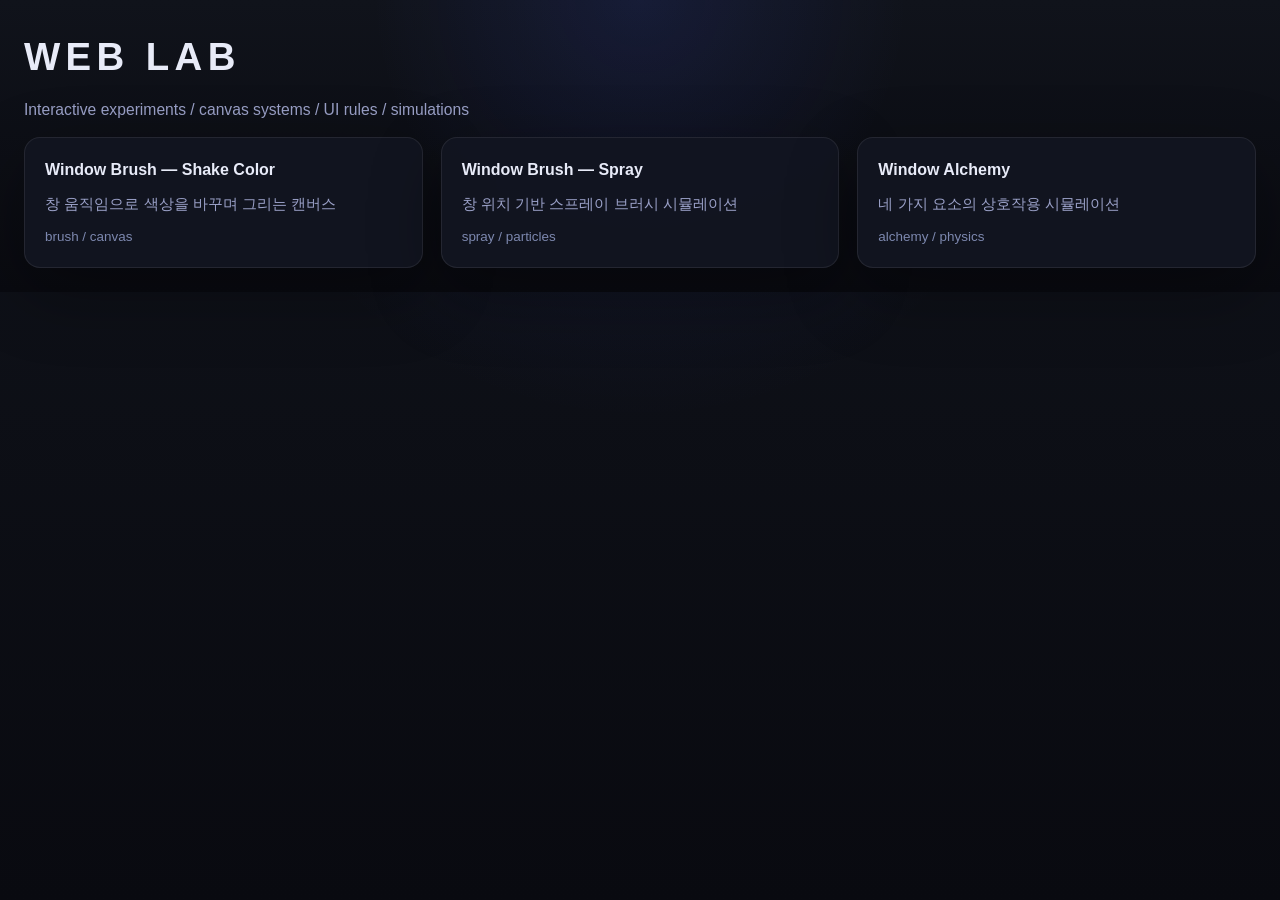
<file: index.html>
<!DOCTYPE html>
<html lang="ko">
<head>
<meta charset="UTF-8">
<meta name="viewport" content="width=device-width, initial-scale=1.0">
<title>Web Lab</title>

<link rel="stylesheet" href="common.css">

<script src="js/projects.js"></script>
</head>

<body>

<header>
    <h1>WEB LAB</h1>
    <p>Interactive experiments / canvas systems / UI rules / simulations</p>
</header>

<div id="grid"></div>

<script>
const grid = document.getElementById("grid");

(window.allProjects || []).forEach(project => {

    const card = document.createElement("div");
    card.className = "card";

    card.innerHTML = `
        <h2>${project.name}</h2>
        <p>${project.desc}</p>
        <div class="tag">${project.tag}</div>
    `;

    card.addEventListener("click", () => {
        window.location.href = getProjectPath(project.folder);
    });

    grid.appendChild(card);
});
</script>

</body>
</html>
</file>
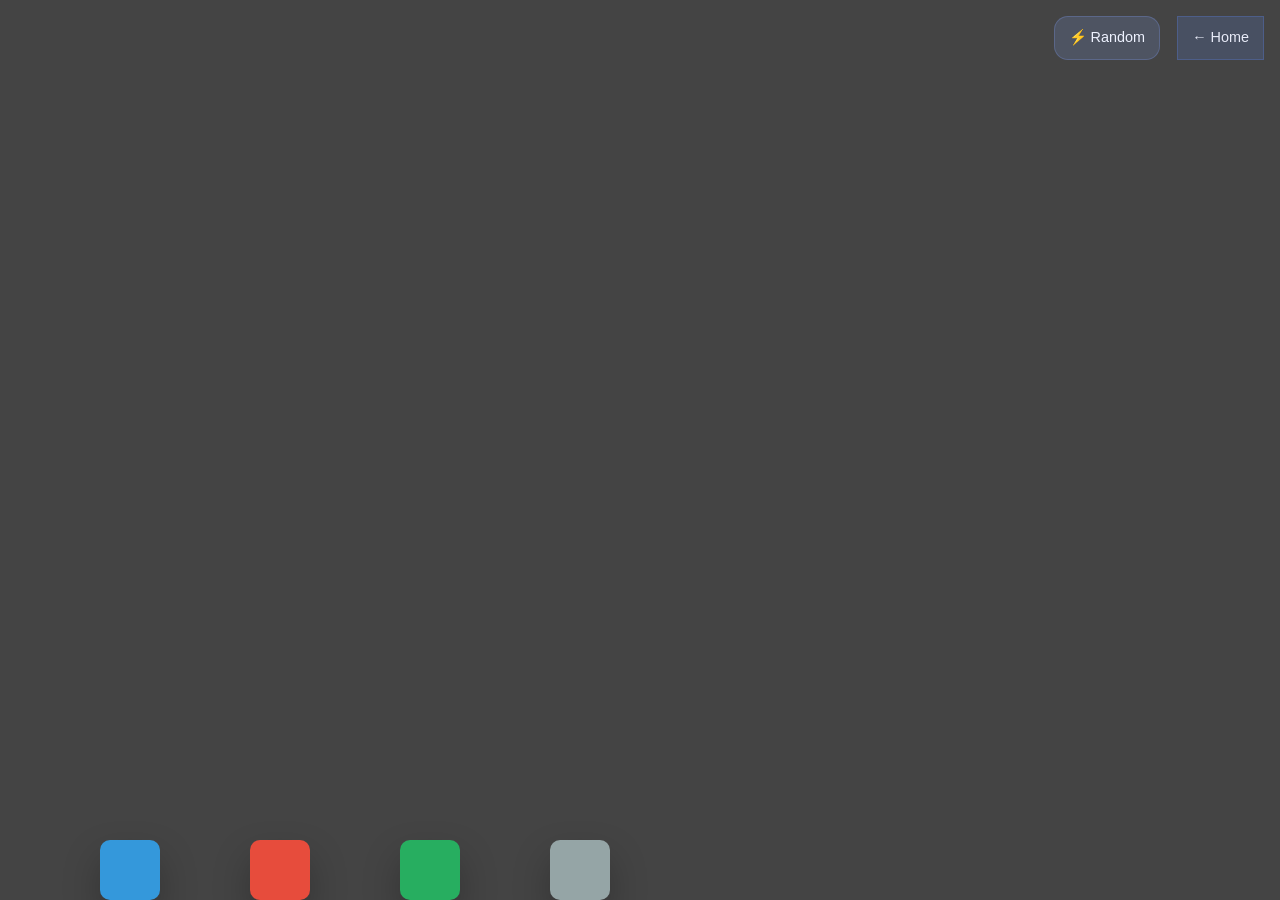
<file: projects/Alchemy/index.html>
<!DOCTYPE html>
<html lang="ko">
<head>
<meta charset="UTF-8">
<meta name="viewport" content="width=device-width, initial-scale=1.0">
<title>Window Alchemy</title>
<link rel="stylesheet" href="../../common.css">

<script defer src="../../js/projects.js"></script>
<script defer src="../../js/index.js"></script>
<style>
#world{
    position:relative;
    width:100vw;
    height:100vh;
    background:#444;
}

.object{
    position:absolute;
    width:60px;
    height:60px;
    border-radius:10px;
}
</style>

<script defer>

const boundary = {
    left:0,
    top:0,
    right:0,
    bottom:0
};

const gravity = 0.5;

const objects = [
    {
        id:"water",
        color:"#3498db",
        x:100,
        y:30,
        width:60,
        height:60,
        vx:0,
        vy:0
    },
    {
        id:"fire",
        color:"#e74c3c",
        x:250,
        y:80,
        width:60,
        height:60,
        vx:0,
        vy:0
    },
    {
        id:"earth",
        color:"#27ae60",
        x:400,
        y:130,
        width:60,
        height:60,
        vx:0,
        vy:0
    },
    {
        id:"air",
        color:"#95a5a6",
        x:550,
        y:20,
        width:60,
        height:60,
        vx:0,
        vy:0
    }
];

let world;

function updateBoundary(){
    boundary.left = 0;
    boundary.top = 0;
    boundary.right = window.innerWidth;
    boundary.bottom = window.innerHeight;
}

function createObjects(){

    for(const obj of objects){

        const div = document.createElement("div");

        div.className = "object";
        div.id = obj.id;
        div.style.background = obj.color;

        world.appendChild(div);

        obj.element = div;
    }
}

function physics(){

    for(const obj of objects){

        obj.vy += gravity;

        obj.x += obj.vx;
        obj.y += obj.vy;

        if(obj.x < boundary.left){
            obj.x = boundary.left;
            obj.vx = 0;
        }

        if(obj.x + obj.width > boundary.right){
            obj.x = boundary.right - obj.width;
            obj.vx = 0;
        }

        if(obj.y < boundary.top){
            obj.y = boundary.top;
            obj.vy = 0;
        }

        if(obj.y + obj.height > boundary.bottom){
            obj.y = boundary.bottom - obj.height;
            obj.vy = 0;
        }
    }
}

function render(){

    for(const obj of objects){

        obj.element.style.left = obj.x + "px";
        obj.element.style.top = obj.y + "px";
    }
}

function loop(){

    physics();
    render();

    requestAnimationFrame(loop);
}

window.addEventListener("resize", updateBoundary);

window.addEventListener("DOMContentLoaded", ()=>{

    world = document.getElementById("world");

    updateBoundary();

    createObjects();

    loop();
});

</script>

</head>

<body>

<button class="random-btn" onclick="navigateToRandomProject()">⚡ Random</button>
<a href="../../index.html" class="home-btn">← Home</a>

<div id="world"></div>

</body>
</html>
</file>
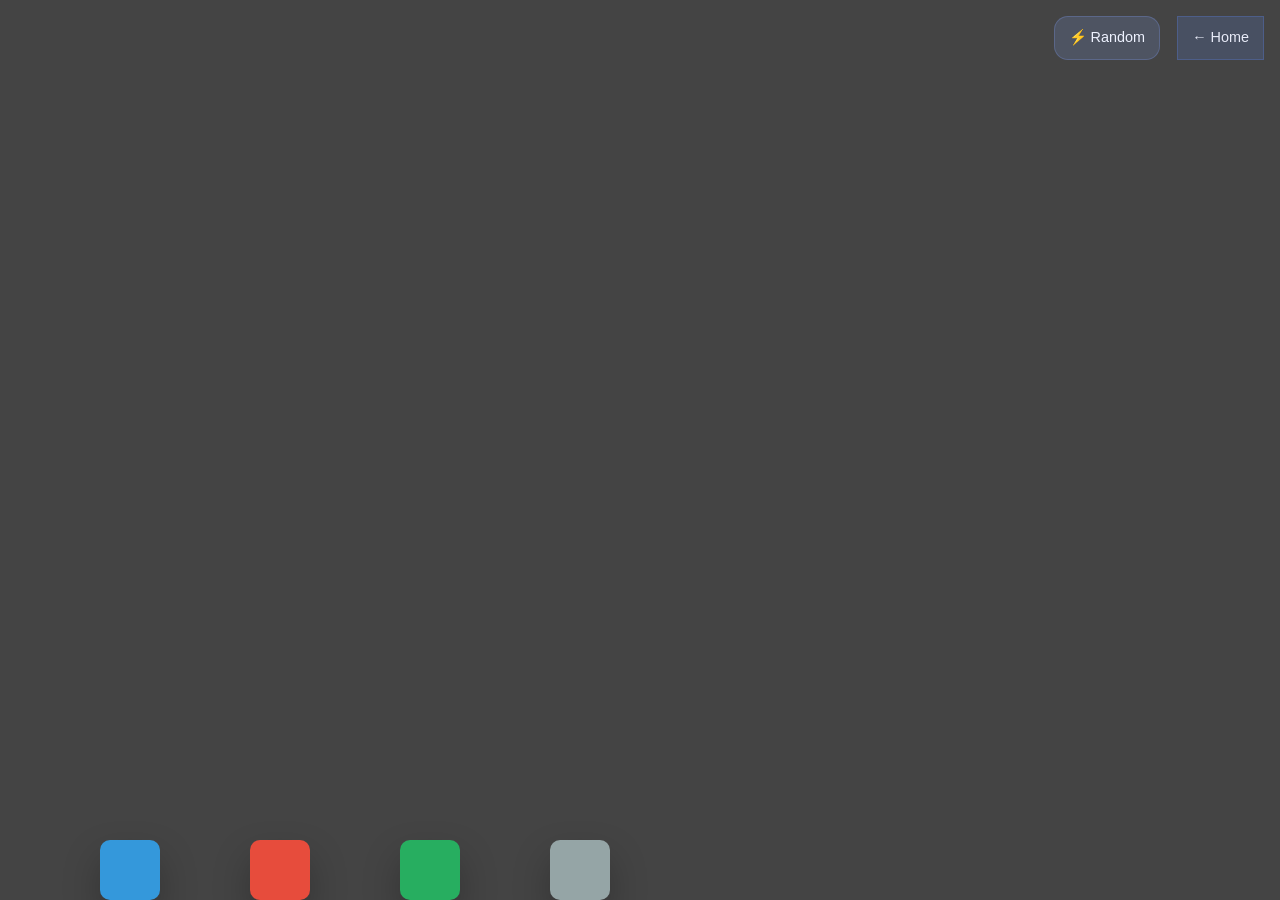
<file: projects/Window Alchemy/index.html>
<!DOCTYPE html>
<html lang="ko">
<head>
<meta charset="UTF-8">
<meta name="viewport" content="width=device-width, initial-scale=1.0">
<title>Window Alchemy</title>
<link rel="stylesheet" href="../../common.css">

<script defer src="../../js/projects.js"></script>
<style>
#world{
    position:relative;
    width:100vw;
    height:100vh;
    background:#444;
}

.object{
    position:absolute;
    width:60px;
    height:60px;
    border-radius:10px;
}
</style>

<script defer>

const boundary = {
    left:0,
    top:0,
    right:0,
    bottom:0
};

const gravity = 0.5;

const objects = [
    {
        id:"water",
        color:"#3498db",
        x:100,
        y:30,
        width:60,
        height:60,
        vx:0,
        vy:0
    },
    {
        id:"fire",
        color:"#e74c3c",
        x:250,
        y:80,
        width:60,
        height:60,
        vx:0,
        vy:0
    },
    {
        id:"earth",
        color:"#27ae60",
        x:400,
        y:130,
        width:60,
        height:60,
        vx:0,
        vy:0
    },
    {
        id:"air",
        color:"#95a5a6",
        x:550,
        y:20,
        width:60,
        height:60,
        vx:0,
        vy:0
    }
];

let world;

function updateBoundary(){
    boundary.left = 0;
    boundary.top = 0;
    boundary.right = window.innerWidth;
    boundary.bottom = window.innerHeight;
}

function createObjects(){

    for(const obj of objects){

        const div = document.createElement("div");

        div.className = "object";
        div.id = obj.id;
        div.style.background = obj.color;

        world.appendChild(div);

        obj.element = div;
    }
}

function physics(){

    for(const obj of objects){

        obj.vy += gravity;

        obj.x += obj.vx;
        obj.y += obj.vy;

        if(obj.x < boundary.left){
            obj.x = boundary.left;
            obj.vx = 0;
        }

        if(obj.x + obj.width > boundary.right){
            obj.x = boundary.right - obj.width;
            obj.vx = 0;
        }

        if(obj.y < boundary.top){
            obj.y = boundary.top;
            obj.vy = 0;
        }

        if(obj.y + obj.height > boundary.bottom){
            obj.y = boundary.bottom - obj.height;
            obj.vy = 0;
        }
    }
}

function render(){

    for(const obj of objects){

        obj.element.style.left = obj.x + "px";
        obj.element.style.top = obj.y + "px";
    }
}

function loop(){

    physics();
    render();

    requestAnimationFrame(loop);
}

window.addEventListener("resize", updateBoundary);

window.addEventListener("DOMContentLoaded", ()=>{

    world = document.getElementById("world");

    updateBoundary();

    createObjects();

    loop();
});

</script>

</head>

<body>

<button class="random-btn" onclick="navigateToRandomProject()">⚡ Random</button>
<a href="../../index.html" class="home-btn">← Home</a>

<div id="world"></div>

</body>
</html>
</file>
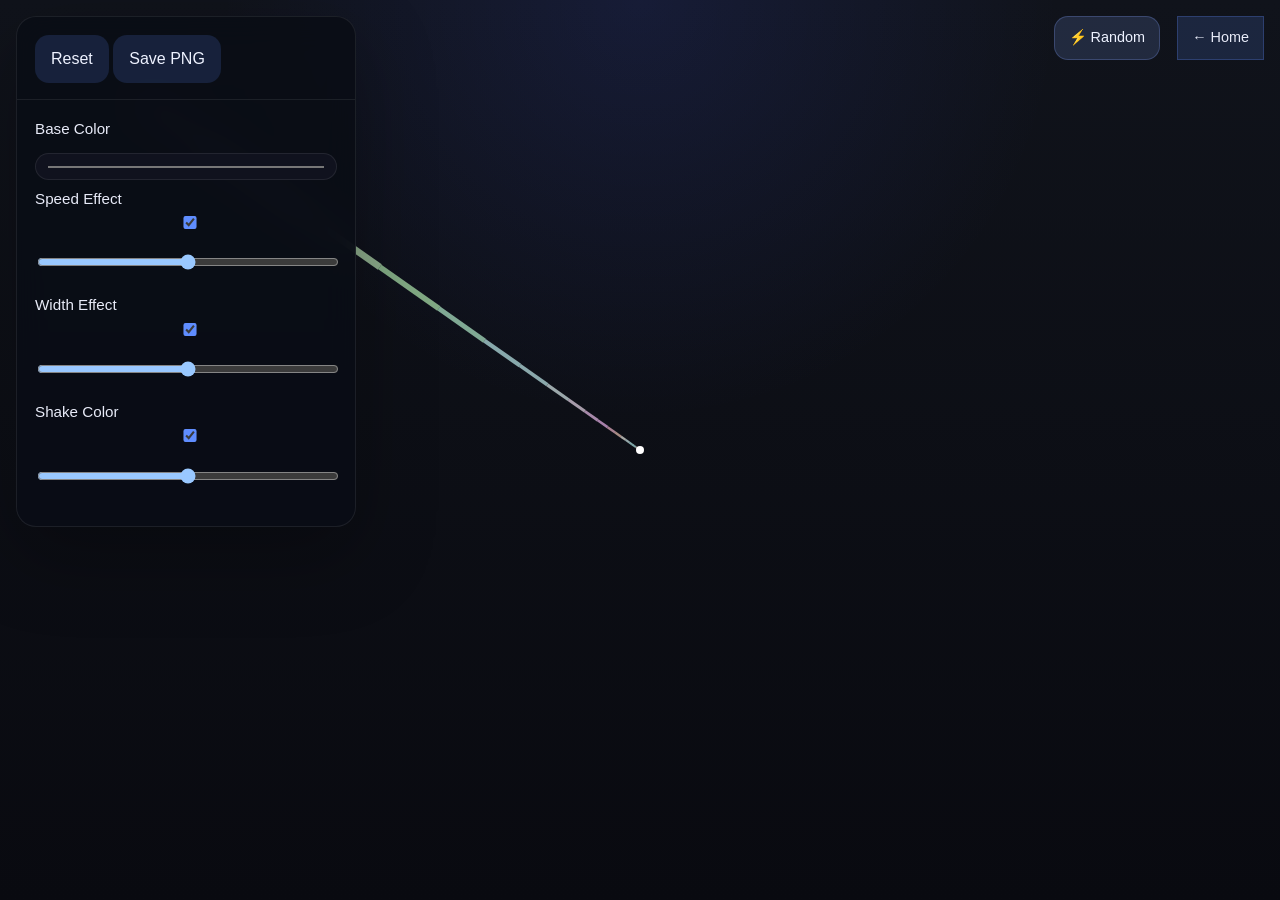
<file: projects/Brush/canvas/index.html>
<!DOCTYPE html>
<html lang="ko">
<head>
<meta charset="UTF-8">
<title>Window Brush Shake Color</title>
<link rel="stylesheet" href="../../../common.css">
<link rel="stylesheet" href="../css/canvas.css">
<script defer src="../../../js/projects.js"></script>
<script defer src="../../../js/index.js"></script>
<script defer src="../js/utils.js"></script>
<script defer src="../js/camera.js"></script>
<script defer src="../js/render.js"></script>
<script defer src="../js/ui.js"></script>
<script defer src="../js/main.js"></script>
</head>

<body>

<button class="random-btn" onclick="navigateToRandomProject()">⚡ Random</button>
<a href="../../../index.html" class="home-btn">← Home</a>

<div id="ui">

    <button id="reset">Reset</button>
    <button id="save">Save PNG</button>

    <hr>

    <div class="control">
        <label>Base Color</label>
        <input type="color" id="colorPicker" value="#ffffff">
    </div>

    <div class="control">
        <label>
            Speed Effect
            <input type="checkbox" id="speedToggle" checked>
        </label>
        <input type="range" id="speedPower" min="0" max="2" step="0.01" value="1">
    </div>

    <div class="control">
        <label>
            Width Effect
            <input type="checkbox" id="widthToggle" checked>
        </label>
        <input type="range" id="widthPower" min="0" max="2" step="0.01" value="1">
    </div>

    <div class="control">
        <label>
            Shake Color
            <input type="checkbox" id="shakeToggle" checked>
        </label>
        <input type="range" id="shakePower" min="0" max="2" step="0.01" value="1">
    </div>

</div>

<canvas id="c"></canvas>

</body>
</html>
</file>
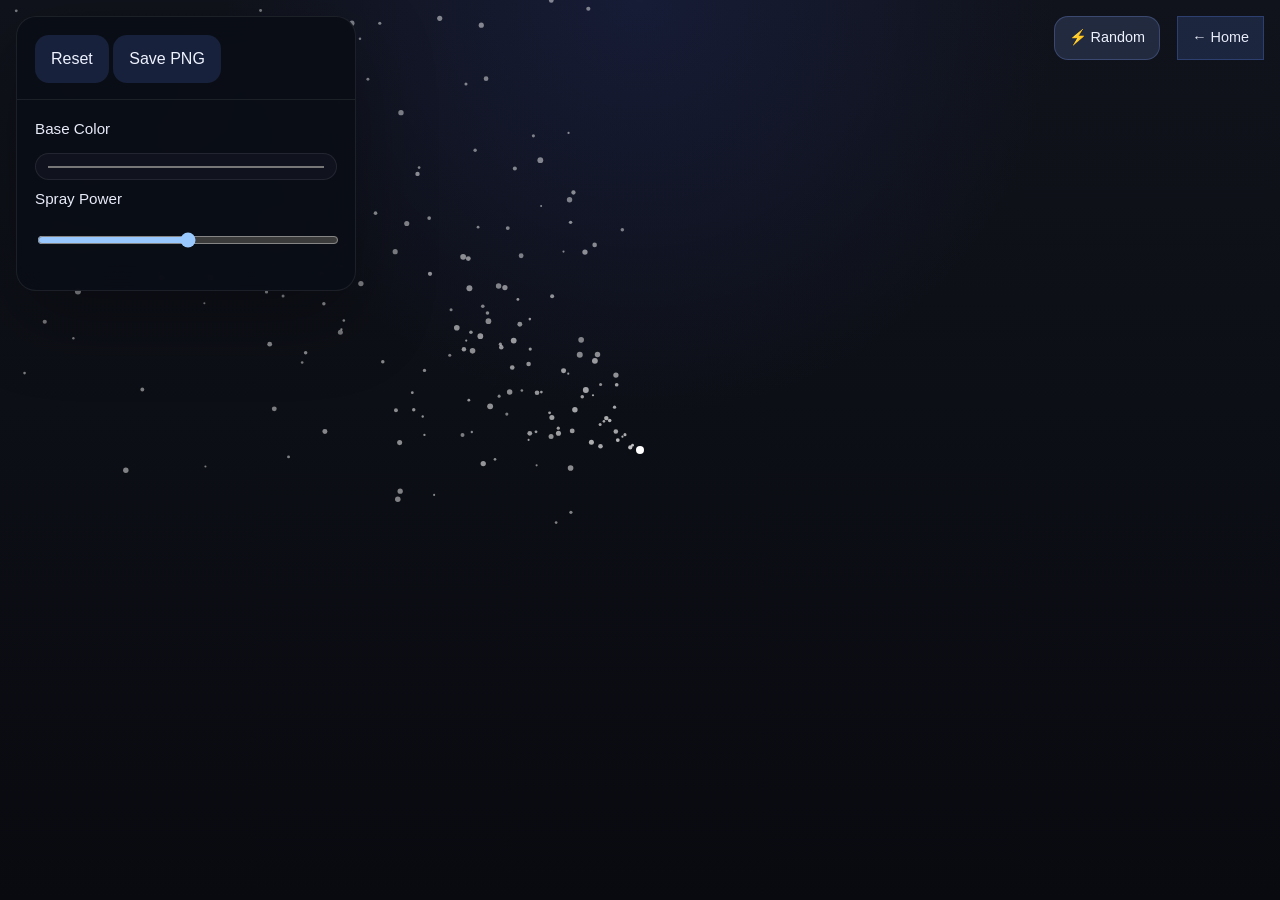
<file: projects/Brush/particles/index.html>
<!DOCTYPE html>
<html lang="ko">
<head>
<meta charset="UTF-8">
<title>Window Spray Brush</title>
<link rel="stylesheet" href="../../../common.css">
<link rel="stylesheet" href="../css/canvas.css">

<script defer src="../../../js/projects.js"></script>
<script defer src="../../../js/index.js"></script>
<script defer src="../js/utils.js"></script>
<script defer src="../js/camera.js"></script>
<script defer src="../js/particles-render.js"></script>
<script defer src="../js/particles-main.js"></script>
</head>

<body>

<button class="random-btn" onclick="navigateToRandomProject()">⚡ Random</button>
<a href="../../../index.html" class="home-btn">← Home</a>

<div id="ui">
    <button id="reset">Reset</button>
    <button id="save">Save PNG</button>

    <hr>

    <div class="control">
        <label>Base Color</label>
        <input type="color" id="colorPicker" value="#ffffff">
    </div>

    <div class="control">
        <label>Spray Power</label>
        <input type="range" id="sprayPower" min="0" max="2" step="0.01" value="1">
    </div>

</div>

<canvas id="c"></canvas>

</body>
</html>
</file>
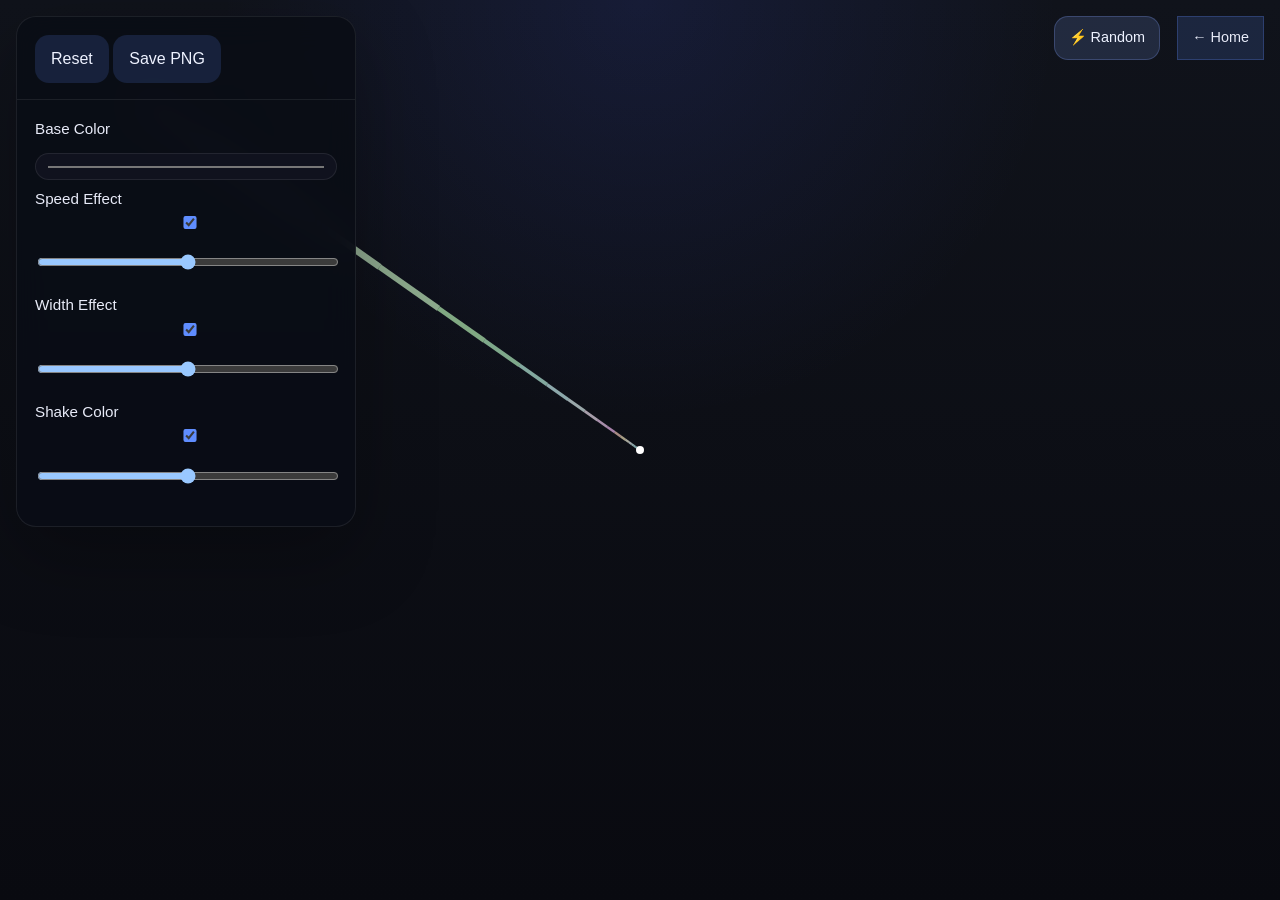
<file: projects/Window Brush/canvas.html>
<!DOCTYPE html>
<html lang="ko">
<head>
<meta charset="UTF-8">
<title>Window Brush Shake Color</title>
<link rel="stylesheet" href="../../common.css">
<link rel="stylesheet" href="css/canvas.css">
<script defer src="../../js/projects.js"></script>
<script defer src="js/utils.js"></script>
<script defer src="js/camera.js"></script>
<script defer src="js/render.js"></script>
<script defer src="js/ui.js"></script>
<script defer src="js/main.js"></script>
</head>

<body>

<button class="random-btn" onclick="navigateToRandomProject()">⚡ Random</button>
<a href="../../index.html" class="home-btn">← Home</a>

<div id="ui">

    <button id="reset">Reset</button>
    <button id="save">Save PNG</button>

    <hr>

    <div class="control">
        <label>Base Color</label>
        <input type="color" id="colorPicker" value="#ffffff">
    </div>

    <div class="control">
        <label>
            Speed Effect
            <input type="checkbox" id="speedToggle" checked>
        </label>
        <input type="range" id="speedPower" min="0" max="2" step="0.01" value="1">
    </div>

    <div class="control">
        <label>
            Width Effect
            <input type="checkbox" id="widthToggle" checked>
        </label>
        <input type="range" id="widthPower" min="0" max="2" step="0.01" value="1">
    </div>

    <div class="control">
        <label>
            Shake Color
            <input type="checkbox" id="shakeToggle" checked>
        </label>
        <input type="range" id="shakePower" min="0" max="2" step="0.01" value="1">
    </div>

</div>

<canvas id="c"></canvas>

</body>
</html>
</file>
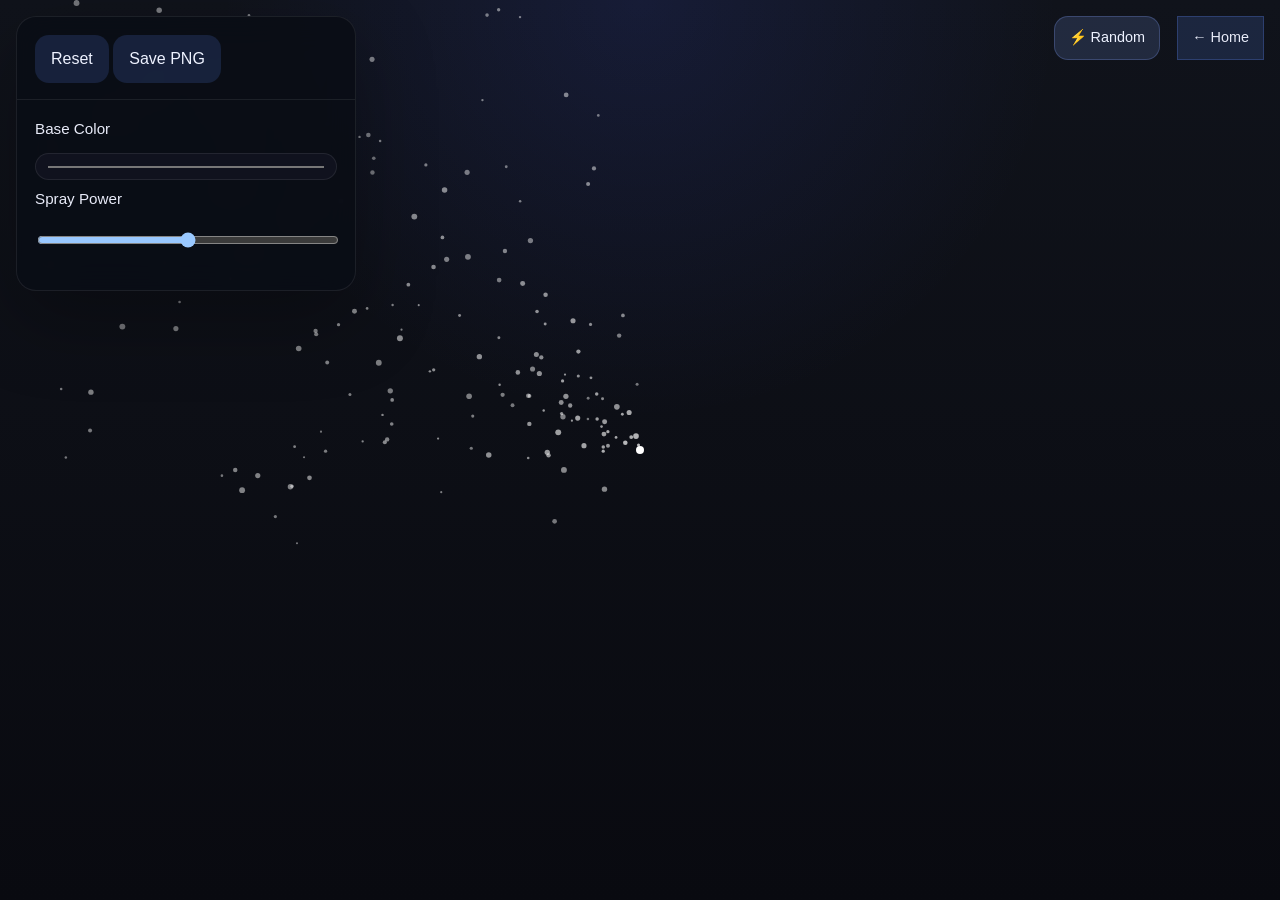
<file: projects/Window Brush/particles.html>
<!DOCTYPE html>
<html lang="ko">
<head>
<meta charset="UTF-8">
<title>Window Spray Brush</title>
<link rel="stylesheet" href="../../common.css">
<link rel="stylesheet" href="css/canvas.css">

<script defer src="../../js/projects.js"></script>
<script defer src="js/utils.js"></script>
<script defer src="js/camera.js"></script>
<script defer src="js/particles-render.js"></script>
<script defer src="js/particles-main.js"></script>
</head>

<body>

<button class="random-btn" onclick="navigateToRandomProject()">⚡ Random</button>
<a href="../../index.html" class="home-btn">← Home</a>

<div id="ui">
    <button id="reset">Reset</button>
    <button id="save">Save PNG</button>

    <hr>

    <div class="control">
        <label>Base Color</label>
        <input type="color" id="colorPicker" value="#ffffff">
    </div>

    <div class="control">
        <label>Spray Power</label>
        <input type="range" id="sprayPower" min="0" max="2" step="0.01" value="1">
    </div>

</div>

<canvas id="c"></canvas>

</body>
</html>
</file>
<file: common.css>
:root {
    color-scheme: dark;
    --bg: #0f1117;
    --surface: rgba(18, 21, 33, 0.96);
    --surface-soft: rgba(18, 21, 33, 0.84);
    --surface-strong: #151823;
    --border: rgba(255, 255, 255, 0.08);
    --text: #e8ebf8;
    --muted: #9aa0c7;
    --accent: #5f8dff;
    --accent-strong: #84a5ff;
    --radius: 16px;
    --shadow: 0 24px 72px rgba(0, 0, 0, 0.32);
}

* {
    box-sizing: border-box;
}

html, body {
    margin: 0;
    min-height: 100%;
    width: 100%;
    background: radial-gradient(circle at top, rgba(70, 93, 255, 0.12), transparent 38%),
        linear-gradient(180deg, #10131b 0%, #090a10 100%);
    color: var(--text);
    font-family: "Inter", "Noto Sans KR", Arial, sans-serif;
    line-height: 1.5;
}

body {
    overflow-x: hidden;
}

img, canvas, svg {
    display: block;
    max-width: 100%;
}

button, input, select, textarea {
    font: inherit;
}

button {
    border: none;
    background: none;
    color: inherit;
}

button, input[type="range"], input[type="color"] {
    cursor: pointer;
}

a {
    color: inherit;
    text-decoration: none;
}

main {
    padding: 24px;
    max-width: 1200px;
    margin: 0 auto;
}

header {
    padding: 28px 24px 16px;
}

header h1 {
    margin: 0;
    font-size: clamp(1.8rem, 3vw, 2.6rem);
    letter-spacing: 0.14em;
    text-transform: uppercase;
}

header p {
    margin: 12px 0 0;
    color: var(--muted);
    font-size: 0.98rem;
}

#grid {
    display: grid;
    grid-template-columns: repeat(auto-fit, minmax(220px, 1fr));
    gap: 18px;
    padding: 0 24px 24px;
}

.card {
    background: var(--surface);
    border: 1px solid var(--border);
    border-radius: var(--radius);
    box-shadow: var(--shadow);
    padding: 20px;
    transition: transform 0.18s ease, border-color 0.18s ease, background 0.18s ease;
}

.card:hover {
    transform: translateY(-4px);
    border-color: rgba(95, 141, 255, 0.35);
    background: rgba(26, 30, 47, 0.96);
}

.card h2 {
    font-size: 1rem;
    margin: 0 0 10px;
}

.card p {
    margin: 0;
    color: var(--muted);
    font-size: 0.96rem;
}

.tag {
    margin-top: 12px;
    font-size: 0.84rem;
    color: #7d88af;
}

#ui {
    position: fixed;
    top: 16px;
    left: 16px;
    z-index: 20;
    width: min(100%, 340px);
    max-width: 340px;
    padding: 18px;
    background: rgba(10, 13, 22, 0.94);
    border: 1px solid rgba(255, 255, 255, 0.08);
    backdrop-filter: blur(16px);
    border-radius: 20px;
    box-shadow: 0 28px 80px rgba(0, 0, 0, 0.28);
}

#ui hr {
    margin: 16px -18px 18px;
    border: none;
    border-top: 1px solid rgba(255, 255, 255, 0.08);
}

.control {
    margin-bottom: 14px;
}

.control label {
    display: block;
    margin-bottom: 10px;
    color: var(--text);
    font-size: 0.95rem;
}

.control input[type="color"],
.control input[type="range"] {
    width: 100%;
    border-radius: 14px;
    background: var(--surface-soft);
    padding: 8px 10px;
    border: 1px solid rgba(255, 255, 255, 0.08);
}

.control input[type="checkbox"] {
    accent-color: var(--accent);
    margin-right: 8px;
    vertical-align: middle;
}

button {
    display: inline-flex;
    align-items: center;
    justify-content: center;
    gap: 0.4rem;
    padding: 12px 16px;
    border-radius: 14px;
    background: rgba(95, 141, 255, 0.16);
    color: #eef2ff;
    transition: transform 0.18s ease, background 0.18s ease;
}

button:hover {
    transform: translateY(-1px);
    background: rgba(95, 141, 255, 0.28);
}

.home-btn {
    position: fixed;
    top: 16px;
    right: 16px;
    z-index: 25;
    background: rgba(95, 141, 255, 0.16);
    border: 1px solid rgba(95, 141, 255, 0.25);
    padding: 10px 14px;
    font-size: 0.9rem;
}

.home-btn:hover {
    background: rgba(95, 141, 255, 0.28);
    border-color: rgba(95, 141, 255, 0.5);
}

.random-btn {
    position: fixed;
    top: 16px;
    right: 120px;
    z-index: 25;
    background: rgba(132, 165, 255, 0.16);
    border: 1px solid rgba(132, 165, 255, 0.25);
    padding: 10px 14px;
    font-size: 0.9rem;
}

.random-btn:hover {
    background: rgba(132, 165, 255, 0.28);
    border-color: rgba(132, 165, 255, 0.5);
}

canvas {
    display: block;
    width: 100vw;
    height: 100vh;
}

#world {
    position: relative;
    width: 100vw;
    height: 100vh;
    background: linear-gradient(180deg, #161a27 0%, #0d1018 100%);
}

.object {
    position: absolute;
    width: 60px;
    height: 60px;
    border-radius: 14px;
    box-shadow: 0 18px 36px rgba(0, 0, 0, 0.25);
}

@media (max-width: 640px) {
    #ui {
        left: 12px;
        right: 12px;
        width: auto;
        padding: 14px;
    }

    header {
        padding: 20px 16px 12px;
    }

    #grid {
        gap: 14px;
        padding: 0 16px 20px;
    }
}
</file>
<file: projects/Brush/css/canvas.css>
canvas {
    display: block;
}

.control {
    margin-bottom: 8px;
}

input {
    width: 100%;
}
</file>
<file: projects/Window Brush/css/canvas.css>
canvas {
    display: block;
}

.control {
    margin-bottom: 8px;
}

input {
    width: 100%;
}
</file>
